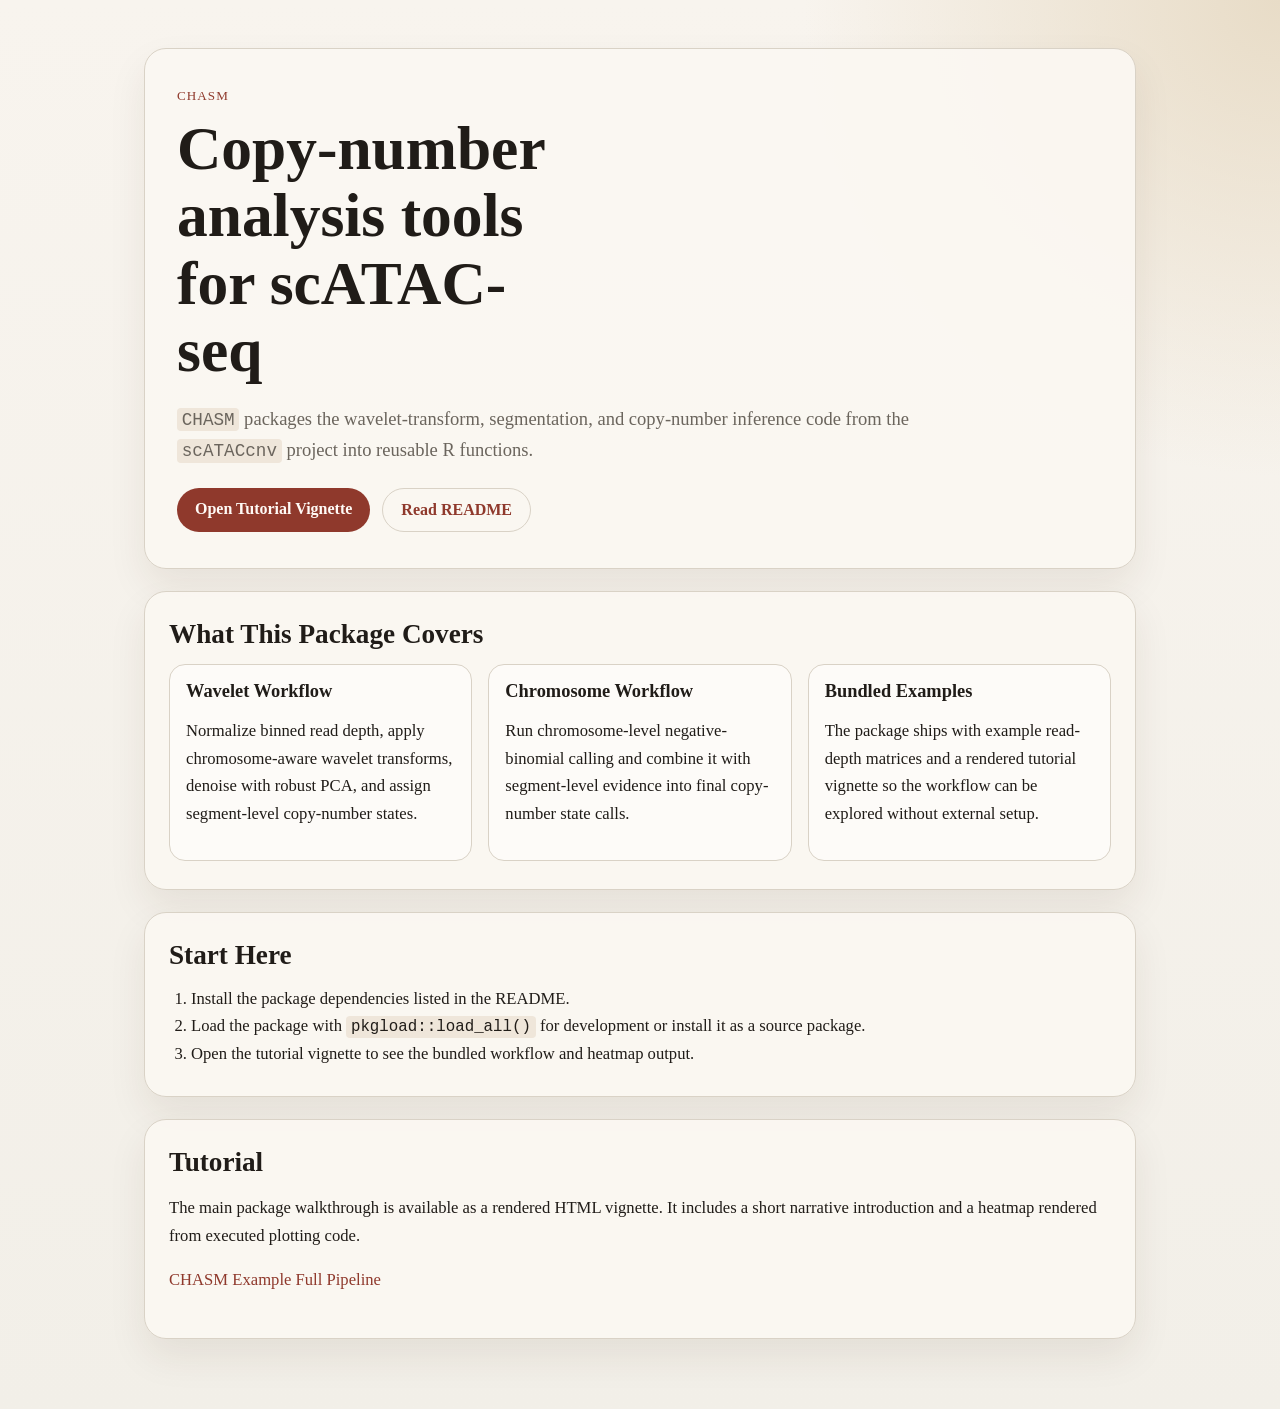
<file: docs/index.html>
<!DOCTYPE html>
<html lang="en">
<head>
  <meta charset="UTF-8">
  <meta name="viewport" content="width=device-width, initial-scale=1.0">
  <title>CHASM</title>
  <link rel="stylesheet" href="assets/site.css">
</head>
<body>
  <main class="page">
    <header class="hero">
      <p class="eyebrow">CHASM</p>
      <h1>Copy-number analysis tools for scATAC-seq</h1>
      <p class="lede">
        <code>CHASM</code> packages the wavelet-transform, segmentation, and
        copy-number inference code from the <code>scATACcnv</code> project into
        reusable R functions.
      </p>
      <div class="hero-actions">
        <a class="button" href="chasm-example-full-pipeline.html">Open Tutorial Vignette</a>
        <a class="button button-secondary" href="../README.md">Read README</a>
      </div>
    </header>

    <section class="panel">
      <h2>What This Package Covers</h2>
      <div class="grid">
        <article>
          <h3>Wavelet Workflow</h3>
          <p>
            Normalize binned read depth, apply chromosome-aware wavelet
            transforms, denoise with robust PCA, and assign segment-level
            copy-number states.
          </p>
        </article>
        <article>
          <h3>Chromosome Workflow</h3>
          <p>
            Run chromosome-level negative-binomial calling and combine it with
            segment-level evidence into final copy-number state calls.
          </p>
        </article>
        <article>
          <h3>Bundled Examples</h3>
          <p>
            The package ships with example read-depth matrices and a rendered
            tutorial vignette so the workflow can be explored without external
            setup.
          </p>
        </article>
      </div>
    </section>

    <section class="panel">
      <h2>Start Here</h2>
      <ol class="steps">
        <li>Install the package dependencies listed in the README.</li>
        <li>Load the package with <code>pkgload::load_all()</code> for development or install it as a source package.</li>
        <li>Open the tutorial vignette to see the bundled workflow and heatmap output.</li>
      </ol>
    </section>

    <section class="panel">
      <h2>Tutorial</h2>
      <p>
        The main package walkthrough is available as a rendered HTML vignette.
        It includes a short narrative introduction and a heatmap rendered from
        executed plotting code.
      </p>
      <p>
        <a class="text-link" href="chasm-example-full-pipeline.html">CHASM Example Full Pipeline</a>
      </p>
    </section>
  </main>
</body>
</html>
</file>
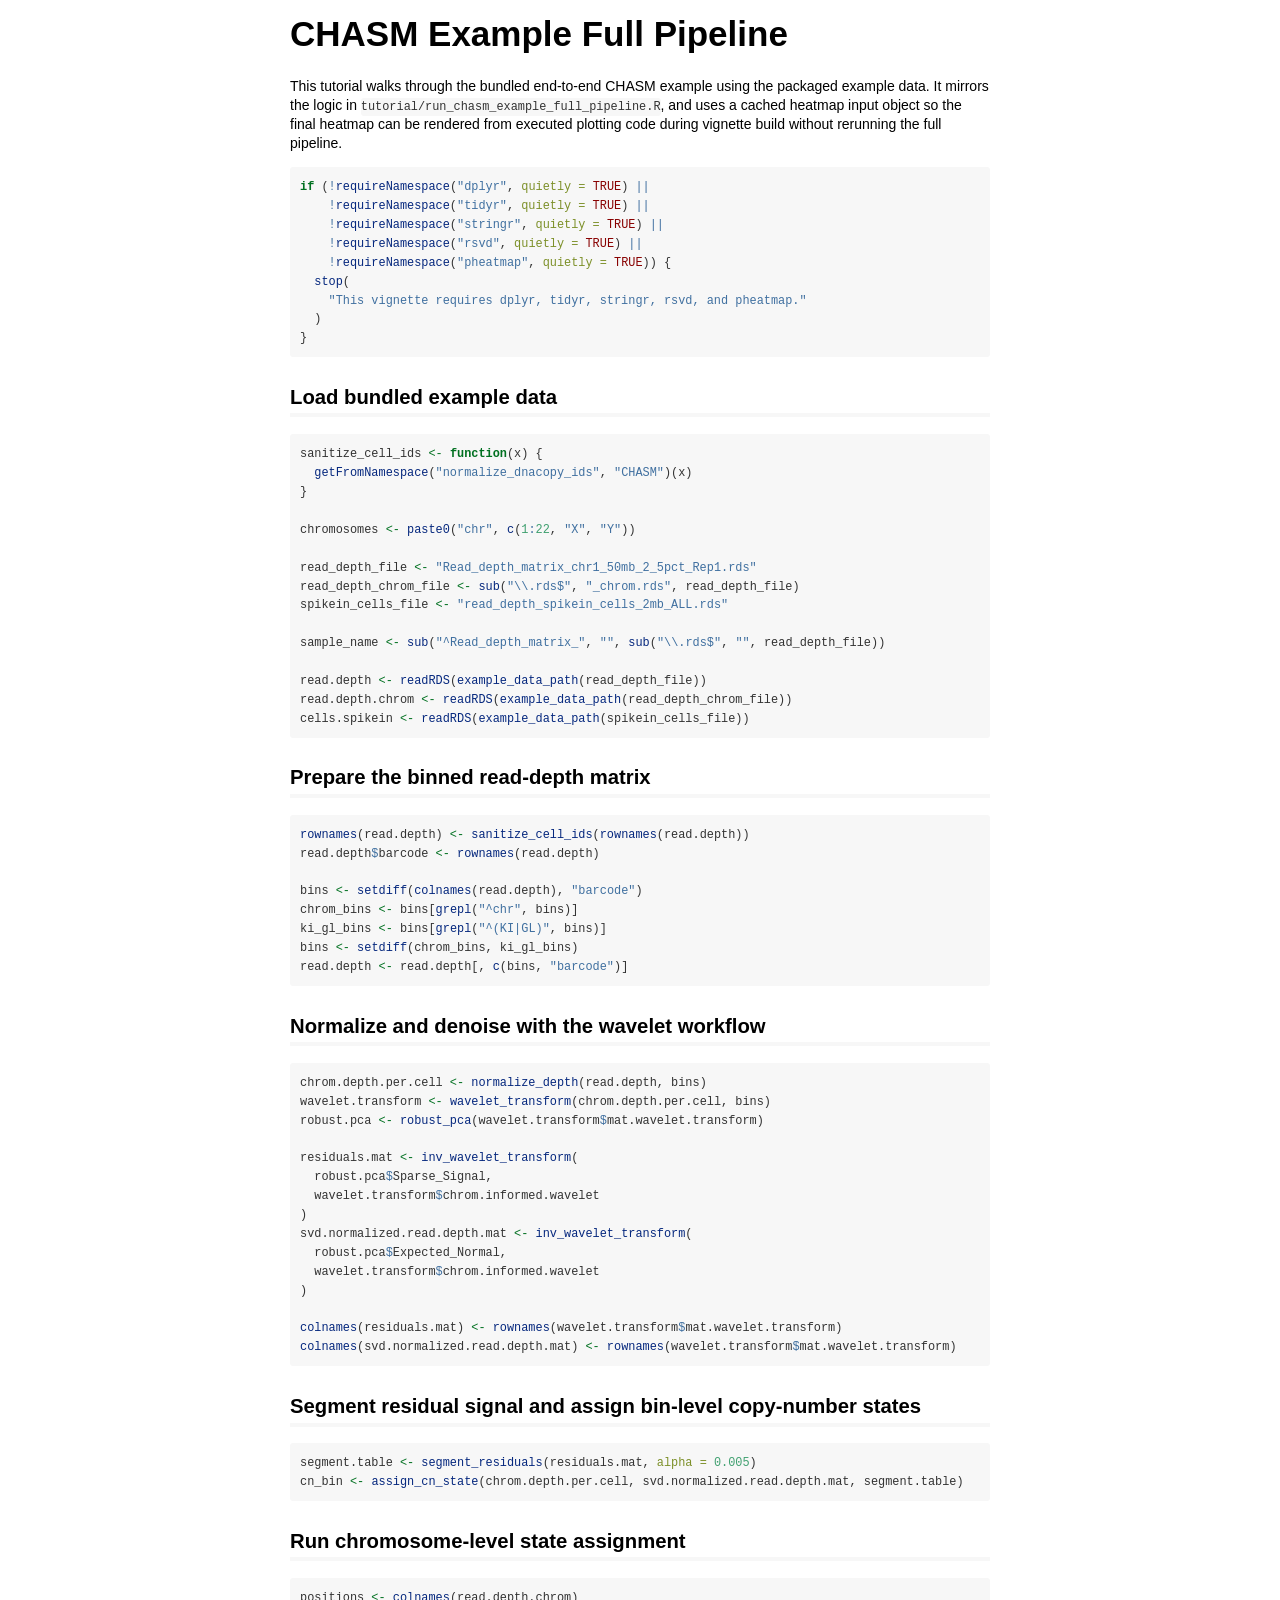
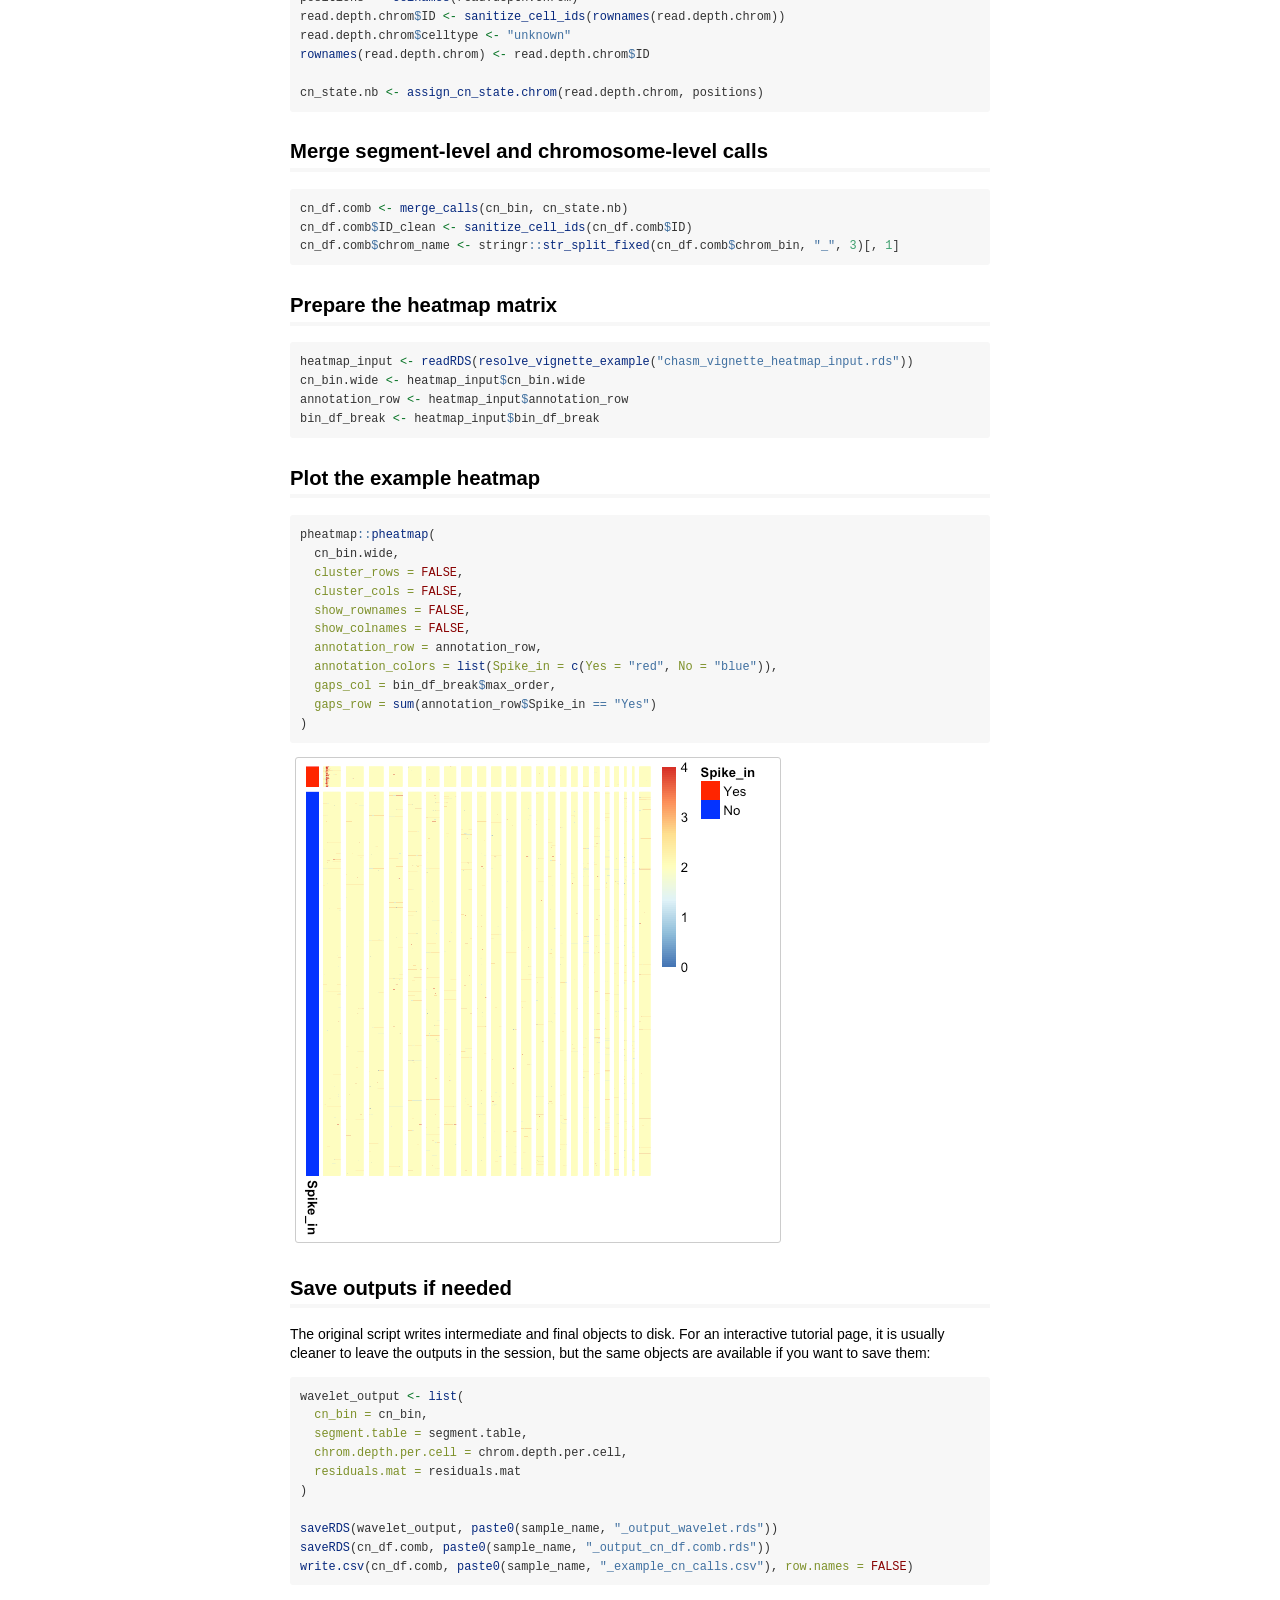
<file: docs/chasm-example-full-pipeline.html>
<!DOCTYPE html>

<html>

<head>

<meta charset="utf-8" />
<meta name="generator" content="pandoc" />
<meta http-equiv="X-UA-Compatible" content="IE=EDGE" />

<meta name="viewport" content="width=device-width, initial-scale=1" />



<title>CHASM Example Full Pipeline</title>

<script>// Pandoc 2.9 adds attributes on both header and div. We remove the former (to
// be compatible with the behavior of Pandoc < 2.8).
document.addEventListener('DOMContentLoaded', function(e) {
  var hs = document.querySelectorAll("div.section[class*='level'] > :first-child");
  var i, h, a;
  for (i = 0; i < hs.length; i++) {
    h = hs[i];
    if (!/^h[1-6]$/i.test(h.tagName)) continue;  // it should be a header h1-h6
    a = h.attributes;
    while (a.length > 0) h.removeAttribute(a[0].name);
  }
});
</script>

<style type="text/css">
code{white-space: pre-wrap;}
span.smallcaps{font-variant: small-caps;}
span.underline{text-decoration: underline;}
div.column{display: inline-block; vertical-align: top; width: 50%;}
div.hanging-indent{margin-left: 1.5em; text-indent: -1.5em;}
ul.task-list{list-style: none;}
</style>



<style type="text/css">
code {
white-space: pre;
}
.sourceCode {
overflow: visible;
}
</style>
<style type="text/css" data-origin="pandoc">
html { -webkit-text-size-adjust: 100%; }
pre > code.sourceCode { white-space: pre; position: relative; }
pre > code.sourceCode > span { display: inline-block; line-height: 1.25; }
pre > code.sourceCode > span:empty { height: 1.2em; }
.sourceCode { overflow: visible; }
code.sourceCode > span { color: inherit; text-decoration: inherit; }
div.sourceCode { margin: 1em 0; }
pre.sourceCode { margin: 0; }
@media screen {
div.sourceCode { overflow: auto; }
}
@media print {
pre > code.sourceCode { white-space: pre-wrap; }
pre > code.sourceCode > span { text-indent: -5em; padding-left: 5em; }
}
pre.numberSource code
{ counter-reset: source-line 0; }
pre.numberSource code > span
{ position: relative; left: -4em; counter-increment: source-line; }
pre.numberSource code > span > a:first-child::before
{ content: counter(source-line);
position: relative; left: -1em; text-align: right; vertical-align: baseline;
border: none; display: inline-block;
-webkit-touch-callout: none; -webkit-user-select: none;
-khtml-user-select: none; -moz-user-select: none;
-ms-user-select: none; user-select: none;
padding: 0 4px; width: 4em;
color: #aaaaaa;
}
pre.numberSource { margin-left: 3em; border-left: 1px solid #aaaaaa; padding-left: 4px; }
div.sourceCode
{ }
@media screen {
pre > code.sourceCode > span > a:first-child::before { text-decoration: underline; }
}
code span.al { color: #ff0000; font-weight: bold; } 
code span.an { color: #60a0b0; font-weight: bold; font-style: italic; } 
code span.at { color: #7d9029; } 
code span.bn { color: #40a070; } 
code span.bu { color: #008000; } 
code span.cf { color: #007020; font-weight: bold; } 
code span.ch { color: #4070a0; } 
code span.cn { color: #880000; } 
code span.co { color: #60a0b0; font-style: italic; } 
code span.cv { color: #60a0b0; font-weight: bold; font-style: italic; } 
code span.do { color: #ba2121; font-style: italic; } 
code span.dt { color: #902000; } 
code span.dv { color: #40a070; } 
code span.er { color: #ff0000; font-weight: bold; } 
code span.ex { } 
code span.fl { color: #40a070; } 
code span.fu { color: #06287e; } 
code span.im { color: #008000; font-weight: bold; } 
code span.in { color: #60a0b0; font-weight: bold; font-style: italic; } 
code span.kw { color: #007020; font-weight: bold; } 
code span.op { color: #666666; } 
code span.ot { color: #007020; } 
code span.pp { color: #bc7a00; } 
code span.sc { color: #4070a0; } 
code span.ss { color: #bb6688; } 
code span.st { color: #4070a0; } 
code span.va { color: #19177c; } 
code span.vs { color: #4070a0; } 
code span.wa { color: #60a0b0; font-weight: bold; font-style: italic; } 
</style>
<script>
// apply pandoc div.sourceCode style to pre.sourceCode instead
(function() {
  var sheets = document.styleSheets;
  for (var i = 0; i < sheets.length; i++) {
    if (sheets[i].ownerNode.dataset["origin"] !== "pandoc") continue;
    try { var rules = sheets[i].cssRules; } catch (e) { continue; }
    var j = 0;
    while (j < rules.length) {
      var rule = rules[j];
      // check if there is a div.sourceCode rule
      if (rule.type !== rule.STYLE_RULE || rule.selectorText !== "div.sourceCode") {
        j++;
        continue;
      }
      var style = rule.style.cssText;
      // check if color or background-color is set
      if (rule.style.color === '' && rule.style.backgroundColor === '') {
        j++;
        continue;
      }
      // replace div.sourceCode by a pre.sourceCode rule
      sheets[i].deleteRule(j);
      sheets[i].insertRule('pre.sourceCode{' + style + '}', j);
    }
  }
})();
</script>




<style type="text/css">body {
background-color: #fff;
margin: 1em auto;
max-width: 700px;
overflow: visible;
padding-left: 2em;
padding-right: 2em;
font-family: "Open Sans", "Helvetica Neue", Helvetica, Arial, sans-serif;
font-size: 14px;
line-height: 1.35;
}
#TOC {
clear: both;
margin: 0 0 10px 10px;
padding: 4px;
width: 400px;
border: 1px solid #CCCCCC;
border-radius: 5px;
background-color: #f6f6f6;
font-size: 13px;
line-height: 1.3;
}
#TOC .toctitle {
font-weight: bold;
font-size: 15px;
margin-left: 5px;
}
#TOC ul {
padding-left: 40px;
margin-left: -1.5em;
margin-top: 5px;
margin-bottom: 5px;
}
#TOC ul ul {
margin-left: -2em;
}
#TOC li {
line-height: 16px;
}
table {
margin: 1em auto;
border-width: 1px;
border-color: #DDDDDD;
border-style: outset;
border-collapse: collapse;
}
table th {
border-width: 2px;
padding: 5px;
border-style: inset;
}
table td {
border-width: 1px;
border-style: inset;
line-height: 18px;
padding: 5px 5px;
}
table, table th, table td {
border-left-style: none;
border-right-style: none;
}
table thead, table tr.even {
background-color: #f7f7f7;
}
p {
margin: 0.5em 0;
}
blockquote {
background-color: #f6f6f6;
padding: 0.25em 0.75em;
}
hr {
border-style: solid;
border: none;
border-top: 1px solid #777;
margin: 28px 0;
}
dl {
margin-left: 0;
}
dl dd {
margin-bottom: 13px;
margin-left: 13px;
}
dl dt {
font-weight: bold;
}
ul {
margin-top: 0;
}
ul li {
list-style: circle outside;
}
ul ul {
margin-bottom: 0;
}
pre, code {
background-color: #f7f7f7;
border-radius: 3px;
color: #333;
white-space: pre-wrap; 
}
pre {
border-radius: 3px;
margin: 5px 0px 10px 0px;
padding: 10px;
}
pre:not([class]) {
background-color: #f7f7f7;
}
code {
font-family: Consolas, Monaco, 'Courier New', monospace;
font-size: 85%;
}
p > code, li > code {
padding: 2px 0px;
}
div.figure {
text-align: center;
}
img {
background-color: #FFFFFF;
padding: 2px;
border: 1px solid #DDDDDD;
border-radius: 3px;
border: 1px solid #CCCCCC;
margin: 0 5px;
}
h1 {
margin-top: 0;
font-size: 35px;
line-height: 40px;
}
h2 {
border-bottom: 4px solid #f7f7f7;
padding-top: 10px;
padding-bottom: 2px;
font-size: 145%;
}
h3 {
border-bottom: 2px solid #f7f7f7;
padding-top: 10px;
font-size: 120%;
}
h4 {
border-bottom: 1px solid #f7f7f7;
margin-left: 8px;
font-size: 105%;
}
h5, h6 {
border-bottom: 1px solid #ccc;
font-size: 105%;
}
a {
color: #0033dd;
text-decoration: none;
}
a:hover {
color: #6666ff; }
a:visited {
color: #800080; }
a:visited:hover {
color: #BB00BB; }
a[href^="http:"] {
text-decoration: underline; }
a[href^="https:"] {
text-decoration: underline; }

code > span.kw { color: #555; font-weight: bold; } 
code > span.dt { color: #902000; } 
code > span.dv { color: #40a070; } 
code > span.bn { color: #d14; } 
code > span.fl { color: #d14; } 
code > span.ch { color: #d14; } 
code > span.st { color: #d14; } 
code > span.co { color: #888888; font-style: italic; } 
code > span.ot { color: #007020; } 
code > span.al { color: #ff0000; font-weight: bold; } 
code > span.fu { color: #900; font-weight: bold; } 
code > span.er { color: #a61717; background-color: #e3d2d2; } 
</style>




</head>

<body>




<h1 class="title toc-ignore">CHASM Example Full Pipeline</h1>



<p>This tutorial walks through the bundled end-to-end CHASM example
using the packaged example data. It mirrors the logic in
<code>tutorial/run_chasm_example_full_pipeline.R</code>, and uses a
cached heatmap input object so the final heatmap can be rendered from
executed plotting code during vignette build without rerunning the full
pipeline.</p>
<div class="sourceCode" id="cb1"><pre class="sourceCode r"><code class="sourceCode r"><span id="cb1-1"><a href="#cb1-1" tabindex="-1"></a><span class="cf">if</span> (<span class="sc">!</span><span class="fu">requireNamespace</span>(<span class="st">&quot;dplyr&quot;</span>, <span class="at">quietly =</span> <span class="cn">TRUE</span>) <span class="sc">||</span></span>
<span id="cb1-2"><a href="#cb1-2" tabindex="-1"></a>    <span class="sc">!</span><span class="fu">requireNamespace</span>(<span class="st">&quot;tidyr&quot;</span>, <span class="at">quietly =</span> <span class="cn">TRUE</span>) <span class="sc">||</span></span>
<span id="cb1-3"><a href="#cb1-3" tabindex="-1"></a>    <span class="sc">!</span><span class="fu">requireNamespace</span>(<span class="st">&quot;stringr&quot;</span>, <span class="at">quietly =</span> <span class="cn">TRUE</span>) <span class="sc">||</span></span>
<span id="cb1-4"><a href="#cb1-4" tabindex="-1"></a>    <span class="sc">!</span><span class="fu">requireNamespace</span>(<span class="st">&quot;rsvd&quot;</span>, <span class="at">quietly =</span> <span class="cn">TRUE</span>) <span class="sc">||</span></span>
<span id="cb1-5"><a href="#cb1-5" tabindex="-1"></a>    <span class="sc">!</span><span class="fu">requireNamespace</span>(<span class="st">&quot;pheatmap&quot;</span>, <span class="at">quietly =</span> <span class="cn">TRUE</span>)) {</span>
<span id="cb1-6"><a href="#cb1-6" tabindex="-1"></a>  <span class="fu">stop</span>(</span>
<span id="cb1-7"><a href="#cb1-7" tabindex="-1"></a>    <span class="st">&quot;This vignette requires dplyr, tidyr, stringr, rsvd, and pheatmap.&quot;</span></span>
<span id="cb1-8"><a href="#cb1-8" tabindex="-1"></a>  )</span>
<span id="cb1-9"><a href="#cb1-9" tabindex="-1"></a>}</span></code></pre></div>
<div id="load-bundled-example-data" class="section level2">
<h2>Load bundled example data</h2>
<div class="sourceCode" id="cb2"><pre class="sourceCode r"><code class="sourceCode r"><span id="cb2-1"><a href="#cb2-1" tabindex="-1"></a>sanitize_cell_ids <span class="ot">&lt;-</span> <span class="cf">function</span>(x) {</span>
<span id="cb2-2"><a href="#cb2-2" tabindex="-1"></a>  <span class="fu">getFromNamespace</span>(<span class="st">&quot;normalize_dnacopy_ids&quot;</span>, <span class="st">&quot;CHASM&quot;</span>)(x)</span>
<span id="cb2-3"><a href="#cb2-3" tabindex="-1"></a>}</span>
<span id="cb2-4"><a href="#cb2-4" tabindex="-1"></a></span>
<span id="cb2-5"><a href="#cb2-5" tabindex="-1"></a>chromosomes <span class="ot">&lt;-</span> <span class="fu">paste0</span>(<span class="st">&quot;chr&quot;</span>, <span class="fu">c</span>(<span class="dv">1</span><span class="sc">:</span><span class="dv">22</span>, <span class="st">&quot;X&quot;</span>, <span class="st">&quot;Y&quot;</span>))</span>
<span id="cb2-6"><a href="#cb2-6" tabindex="-1"></a></span>
<span id="cb2-7"><a href="#cb2-7" tabindex="-1"></a>read_depth_file <span class="ot">&lt;-</span> <span class="st">&quot;Read_depth_matrix_chr1_50mb_2_5pct_Rep1.rds&quot;</span></span>
<span id="cb2-8"><a href="#cb2-8" tabindex="-1"></a>read_depth_chrom_file <span class="ot">&lt;-</span> <span class="fu">sub</span>(<span class="st">&quot;</span><span class="sc">\\</span><span class="st">.rds$&quot;</span>, <span class="st">&quot;_chrom.rds&quot;</span>, read_depth_file)</span>
<span id="cb2-9"><a href="#cb2-9" tabindex="-1"></a>spikein_cells_file <span class="ot">&lt;-</span> <span class="st">&quot;read_depth_spikein_cells_2mb_ALL.rds&quot;</span></span>
<span id="cb2-10"><a href="#cb2-10" tabindex="-1"></a></span>
<span id="cb2-11"><a href="#cb2-11" tabindex="-1"></a>sample_name <span class="ot">&lt;-</span> <span class="fu">sub</span>(<span class="st">&quot;^Read_depth_matrix_&quot;</span>, <span class="st">&quot;&quot;</span>, <span class="fu">sub</span>(<span class="st">&quot;</span><span class="sc">\\</span><span class="st">.rds$&quot;</span>, <span class="st">&quot;&quot;</span>, read_depth_file))</span>
<span id="cb2-12"><a href="#cb2-12" tabindex="-1"></a></span>
<span id="cb2-13"><a href="#cb2-13" tabindex="-1"></a>read.depth <span class="ot">&lt;-</span> <span class="fu">readRDS</span>(<span class="fu">example_data_path</span>(read_depth_file))</span>
<span id="cb2-14"><a href="#cb2-14" tabindex="-1"></a>read.depth.chrom <span class="ot">&lt;-</span> <span class="fu">readRDS</span>(<span class="fu">example_data_path</span>(read_depth_chrom_file))</span>
<span id="cb2-15"><a href="#cb2-15" tabindex="-1"></a>cells.spikein <span class="ot">&lt;-</span> <span class="fu">readRDS</span>(<span class="fu">example_data_path</span>(spikein_cells_file))</span></code></pre></div>
</div>
<div id="prepare-the-binned-read-depth-matrix" class="section level2">
<h2>Prepare the binned read-depth matrix</h2>
<div class="sourceCode" id="cb3"><pre class="sourceCode r"><code class="sourceCode r"><span id="cb3-1"><a href="#cb3-1" tabindex="-1"></a><span class="fu">rownames</span>(read.depth) <span class="ot">&lt;-</span> <span class="fu">sanitize_cell_ids</span>(<span class="fu">rownames</span>(read.depth))</span>
<span id="cb3-2"><a href="#cb3-2" tabindex="-1"></a>read.depth<span class="sc">$</span>barcode <span class="ot">&lt;-</span> <span class="fu">rownames</span>(read.depth)</span>
<span id="cb3-3"><a href="#cb3-3" tabindex="-1"></a></span>
<span id="cb3-4"><a href="#cb3-4" tabindex="-1"></a>bins <span class="ot">&lt;-</span> <span class="fu">setdiff</span>(<span class="fu">colnames</span>(read.depth), <span class="st">&quot;barcode&quot;</span>)</span>
<span id="cb3-5"><a href="#cb3-5" tabindex="-1"></a>chrom_bins <span class="ot">&lt;-</span> bins[<span class="fu">grepl</span>(<span class="st">&quot;^chr&quot;</span>, bins)]</span>
<span id="cb3-6"><a href="#cb3-6" tabindex="-1"></a>ki_gl_bins <span class="ot">&lt;-</span> bins[<span class="fu">grepl</span>(<span class="st">&quot;^(KI|GL)&quot;</span>, bins)]</span>
<span id="cb3-7"><a href="#cb3-7" tabindex="-1"></a>bins <span class="ot">&lt;-</span> <span class="fu">setdiff</span>(chrom_bins, ki_gl_bins)</span>
<span id="cb3-8"><a href="#cb3-8" tabindex="-1"></a>read.depth <span class="ot">&lt;-</span> read.depth[, <span class="fu">c</span>(bins, <span class="st">&quot;barcode&quot;</span>)]</span></code></pre></div>
</div>
<div id="normalize-and-denoise-with-the-wavelet-workflow" class="section level2">
<h2>Normalize and denoise with the wavelet workflow</h2>
<div class="sourceCode" id="cb4"><pre class="sourceCode r"><code class="sourceCode r"><span id="cb4-1"><a href="#cb4-1" tabindex="-1"></a>chrom.depth.per.cell <span class="ot">&lt;-</span> <span class="fu">normalize_depth</span>(read.depth, bins)</span>
<span id="cb4-2"><a href="#cb4-2" tabindex="-1"></a>wavelet.transform <span class="ot">&lt;-</span> <span class="fu">wavelet_transform</span>(chrom.depth.per.cell, bins)</span>
<span id="cb4-3"><a href="#cb4-3" tabindex="-1"></a>robust.pca <span class="ot">&lt;-</span> <span class="fu">robust_pca</span>(wavelet.transform<span class="sc">$</span>mat.wavelet.transform)</span>
<span id="cb4-4"><a href="#cb4-4" tabindex="-1"></a></span>
<span id="cb4-5"><a href="#cb4-5" tabindex="-1"></a>residuals.mat <span class="ot">&lt;-</span> <span class="fu">inv_wavelet_transform</span>(</span>
<span id="cb4-6"><a href="#cb4-6" tabindex="-1"></a>  robust.pca<span class="sc">$</span>Sparse_Signal,</span>
<span id="cb4-7"><a href="#cb4-7" tabindex="-1"></a>  wavelet.transform<span class="sc">$</span>chrom.informed.wavelet</span>
<span id="cb4-8"><a href="#cb4-8" tabindex="-1"></a>)</span>
<span id="cb4-9"><a href="#cb4-9" tabindex="-1"></a>svd.normalized.read.depth.mat <span class="ot">&lt;-</span> <span class="fu">inv_wavelet_transform</span>(</span>
<span id="cb4-10"><a href="#cb4-10" tabindex="-1"></a>  robust.pca<span class="sc">$</span>Expected_Normal,</span>
<span id="cb4-11"><a href="#cb4-11" tabindex="-1"></a>  wavelet.transform<span class="sc">$</span>chrom.informed.wavelet</span>
<span id="cb4-12"><a href="#cb4-12" tabindex="-1"></a>)</span>
<span id="cb4-13"><a href="#cb4-13" tabindex="-1"></a></span>
<span id="cb4-14"><a href="#cb4-14" tabindex="-1"></a><span class="fu">colnames</span>(residuals.mat) <span class="ot">&lt;-</span> <span class="fu">rownames</span>(wavelet.transform<span class="sc">$</span>mat.wavelet.transform)</span>
<span id="cb4-15"><a href="#cb4-15" tabindex="-1"></a><span class="fu">colnames</span>(svd.normalized.read.depth.mat) <span class="ot">&lt;-</span> <span class="fu">rownames</span>(wavelet.transform<span class="sc">$</span>mat.wavelet.transform)</span></code></pre></div>
</div>
<div id="segment-residual-signal-and-assign-bin-level-copy-number-states" class="section level2">
<h2>Segment residual signal and assign bin-level copy-number states</h2>
<div class="sourceCode" id="cb5"><pre class="sourceCode r"><code class="sourceCode r"><span id="cb5-1"><a href="#cb5-1" tabindex="-1"></a>segment.table <span class="ot">&lt;-</span> <span class="fu">segment_residuals</span>(residuals.mat, <span class="at">alpha =</span> <span class="fl">0.005</span>)</span>
<span id="cb5-2"><a href="#cb5-2" tabindex="-1"></a>cn_bin <span class="ot">&lt;-</span> <span class="fu">assign_cn_state</span>(chrom.depth.per.cell, svd.normalized.read.depth.mat, segment.table)</span></code></pre></div>
</div>
<div id="run-chromosome-level-state-assignment" class="section level2">
<h2>Run chromosome-level state assignment</h2>
<div class="sourceCode" id="cb6"><pre class="sourceCode r"><code class="sourceCode r"><span id="cb6-1"><a href="#cb6-1" tabindex="-1"></a>positions <span class="ot">&lt;-</span> <span class="fu">colnames</span>(read.depth.chrom)</span>
<span id="cb6-2"><a href="#cb6-2" tabindex="-1"></a>read.depth.chrom<span class="sc">$</span>ID <span class="ot">&lt;-</span> <span class="fu">sanitize_cell_ids</span>(<span class="fu">rownames</span>(read.depth.chrom))</span>
<span id="cb6-3"><a href="#cb6-3" tabindex="-1"></a>read.depth.chrom<span class="sc">$</span>celltype <span class="ot">&lt;-</span> <span class="st">&quot;unknown&quot;</span></span>
<span id="cb6-4"><a href="#cb6-4" tabindex="-1"></a><span class="fu">rownames</span>(read.depth.chrom) <span class="ot">&lt;-</span> read.depth.chrom<span class="sc">$</span>ID</span>
<span id="cb6-5"><a href="#cb6-5" tabindex="-1"></a></span>
<span id="cb6-6"><a href="#cb6-6" tabindex="-1"></a>cn_state.nb <span class="ot">&lt;-</span> <span class="fu">assign_cn_state.chrom</span>(read.depth.chrom, positions)</span></code></pre></div>
</div>
<div id="merge-segment-level-and-chromosome-level-calls" class="section level2">
<h2>Merge segment-level and chromosome-level calls</h2>
<div class="sourceCode" id="cb7"><pre class="sourceCode r"><code class="sourceCode r"><span id="cb7-1"><a href="#cb7-1" tabindex="-1"></a>cn_df.comb <span class="ot">&lt;-</span> <span class="fu">merge_calls</span>(cn_bin, cn_state.nb)</span>
<span id="cb7-2"><a href="#cb7-2" tabindex="-1"></a>cn_df.comb<span class="sc">$</span>ID_clean <span class="ot">&lt;-</span> <span class="fu">sanitize_cell_ids</span>(cn_df.comb<span class="sc">$</span>ID)</span>
<span id="cb7-3"><a href="#cb7-3" tabindex="-1"></a>cn_df.comb<span class="sc">$</span>chrom_name <span class="ot">&lt;-</span> stringr<span class="sc">::</span><span class="fu">str_split_fixed</span>(cn_df.comb<span class="sc">$</span>chrom_bin, <span class="st">&quot;_&quot;</span>, <span class="dv">3</span>)[, <span class="dv">1</span>]</span></code></pre></div>
</div>
<div id="prepare-the-heatmap-matrix" class="section level2">
<h2>Prepare the heatmap matrix</h2>
<div class="sourceCode" id="cb8"><pre class="sourceCode r"><code class="sourceCode r"><span id="cb8-1"><a href="#cb8-1" tabindex="-1"></a>heatmap_input <span class="ot">&lt;-</span> <span class="fu">readRDS</span>(<span class="fu">resolve_vignette_example</span>(<span class="st">&quot;chasm_vignette_heatmap_input.rds&quot;</span>))</span>
<span id="cb8-2"><a href="#cb8-2" tabindex="-1"></a>cn_bin.wide <span class="ot">&lt;-</span> heatmap_input<span class="sc">$</span>cn_bin.wide</span>
<span id="cb8-3"><a href="#cb8-3" tabindex="-1"></a>annotation_row <span class="ot">&lt;-</span> heatmap_input<span class="sc">$</span>annotation_row</span>
<span id="cb8-4"><a href="#cb8-4" tabindex="-1"></a>bin_df_break <span class="ot">&lt;-</span> heatmap_input<span class="sc">$</span>bin_df_break</span></code></pre></div>
</div>
<div id="plot-the-example-heatmap" class="section level2">
<h2>Plot the example heatmap</h2>
<div class="sourceCode" id="cb9"><pre class="sourceCode r"><code class="sourceCode r"><span id="cb9-1"><a href="#cb9-1" tabindex="-1"></a>pheatmap<span class="sc">::</span><span class="fu">pheatmap</span>(</span>
<span id="cb9-2"><a href="#cb9-2" tabindex="-1"></a>  cn_bin.wide,</span>
<span id="cb9-3"><a href="#cb9-3" tabindex="-1"></a>  <span class="at">cluster_rows =</span> <span class="cn">FALSE</span>,</span>
<span id="cb9-4"><a href="#cb9-4" tabindex="-1"></a>  <span class="at">cluster_cols =</span> <span class="cn">FALSE</span>,</span>
<span id="cb9-5"><a href="#cb9-5" tabindex="-1"></a>  <span class="at">show_rownames =</span> <span class="cn">FALSE</span>,</span>
<span id="cb9-6"><a href="#cb9-6" tabindex="-1"></a>  <span class="at">show_colnames =</span> <span class="cn">FALSE</span>,</span>
<span id="cb9-7"><a href="#cb9-7" tabindex="-1"></a>  <span class="at">annotation_row =</span> annotation_row,</span>
<span id="cb9-8"><a href="#cb9-8" tabindex="-1"></a>  <span class="at">annotation_colors =</span> <span class="fu">list</span>(<span class="at">Spike_in =</span> <span class="fu">c</span>(<span class="at">Yes =</span> <span class="st">&quot;red&quot;</span>, <span class="at">No =</span> <span class="st">&quot;blue&quot;</span>)),</span>
<span id="cb9-9"><a href="#cb9-9" tabindex="-1"></a>  <span class="at">gaps_col =</span> bin_df_break<span class="sc">$</span>max_order,</span>
<span id="cb9-10"><a href="#cb9-10" tabindex="-1"></a>  <span class="at">gaps_row =</span> <span class="fu">sum</span>(annotation_row<span class="sc">$</span>Spike_in <span class="sc">==</span> <span class="st">&quot;Yes&quot;</span>)</span>
<span id="cb9-11"><a href="#cb9-11" tabindex="-1"></a>)</span></code></pre></div>
<p><img role="img" src="[data-uri]" /><!-- --></p>
</div>
<div id="save-outputs-if-needed" class="section level2">
<h2>Save outputs if needed</h2>
<p>The original script writes intermediate and final objects to disk.
For an interactive tutorial page, it is usually cleaner to leave the
outputs in the session, but the same objects are available if you want
to save them:</p>
<div class="sourceCode" id="cb10"><pre class="sourceCode r"><code class="sourceCode r"><span id="cb10-1"><a href="#cb10-1" tabindex="-1"></a>wavelet_output <span class="ot">&lt;-</span> <span class="fu">list</span>(</span>
<span id="cb10-2"><a href="#cb10-2" tabindex="-1"></a>  <span class="at">cn_bin =</span> cn_bin,</span>
<span id="cb10-3"><a href="#cb10-3" tabindex="-1"></a>  <span class="at">segment.table =</span> segment.table,</span>
<span id="cb10-4"><a href="#cb10-4" tabindex="-1"></a>  <span class="at">chrom.depth.per.cell =</span> chrom.depth.per.cell,</span>
<span id="cb10-5"><a href="#cb10-5" tabindex="-1"></a>  <span class="at">residuals.mat =</span> residuals.mat</span>
<span id="cb10-6"><a href="#cb10-6" tabindex="-1"></a>)</span>
<span id="cb10-7"><a href="#cb10-7" tabindex="-1"></a></span>
<span id="cb10-8"><a href="#cb10-8" tabindex="-1"></a><span class="fu">saveRDS</span>(wavelet_output, <span class="fu">paste0</span>(sample_name, <span class="st">&quot;_output_wavelet.rds&quot;</span>))</span>
<span id="cb10-9"><a href="#cb10-9" tabindex="-1"></a><span class="fu">saveRDS</span>(cn_df.comb, <span class="fu">paste0</span>(sample_name, <span class="st">&quot;_output_cn_df.comb.rds&quot;</span>))</span>
<span id="cb10-10"><a href="#cb10-10" tabindex="-1"></a><span class="fu">write.csv</span>(cn_df.comb, <span class="fu">paste0</span>(sample_name, <span class="st">&quot;_example_cn_calls.csv&quot;</span>), <span class="at">row.names =</span> <span class="cn">FALSE</span>)</span></code></pre></div>
</div>



<!-- code folding -->


<!-- dynamically load mathjax for compatibility with self-contained -->
<script>
  (function () {
    var script = document.createElement("script");
    script.type = "text/javascript";
    script.src  = "https://mathjax.rstudio.com/latest/MathJax.js?config=TeX-AMS-MML_HTMLorMML";
    document.getElementsByTagName("head")[0].appendChild(script);
  })();
</script>

</body>
</html>
</file>
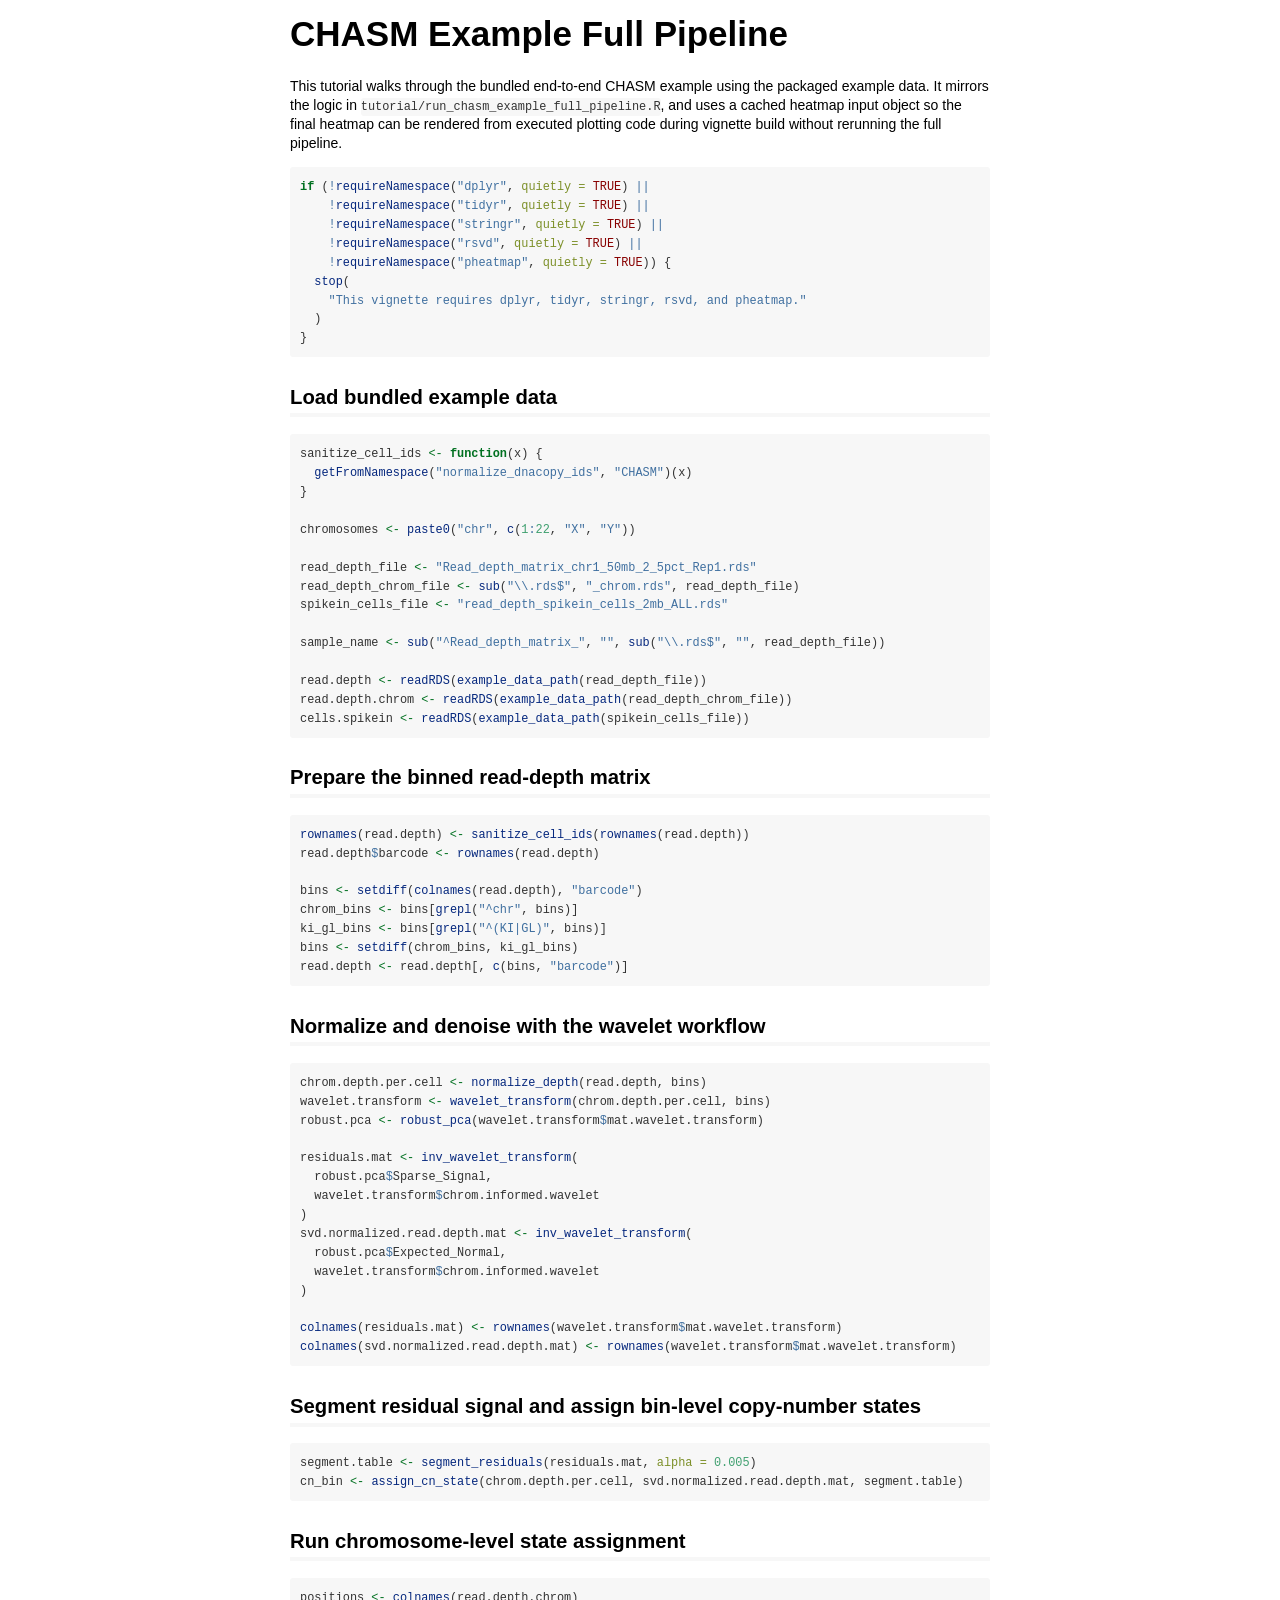
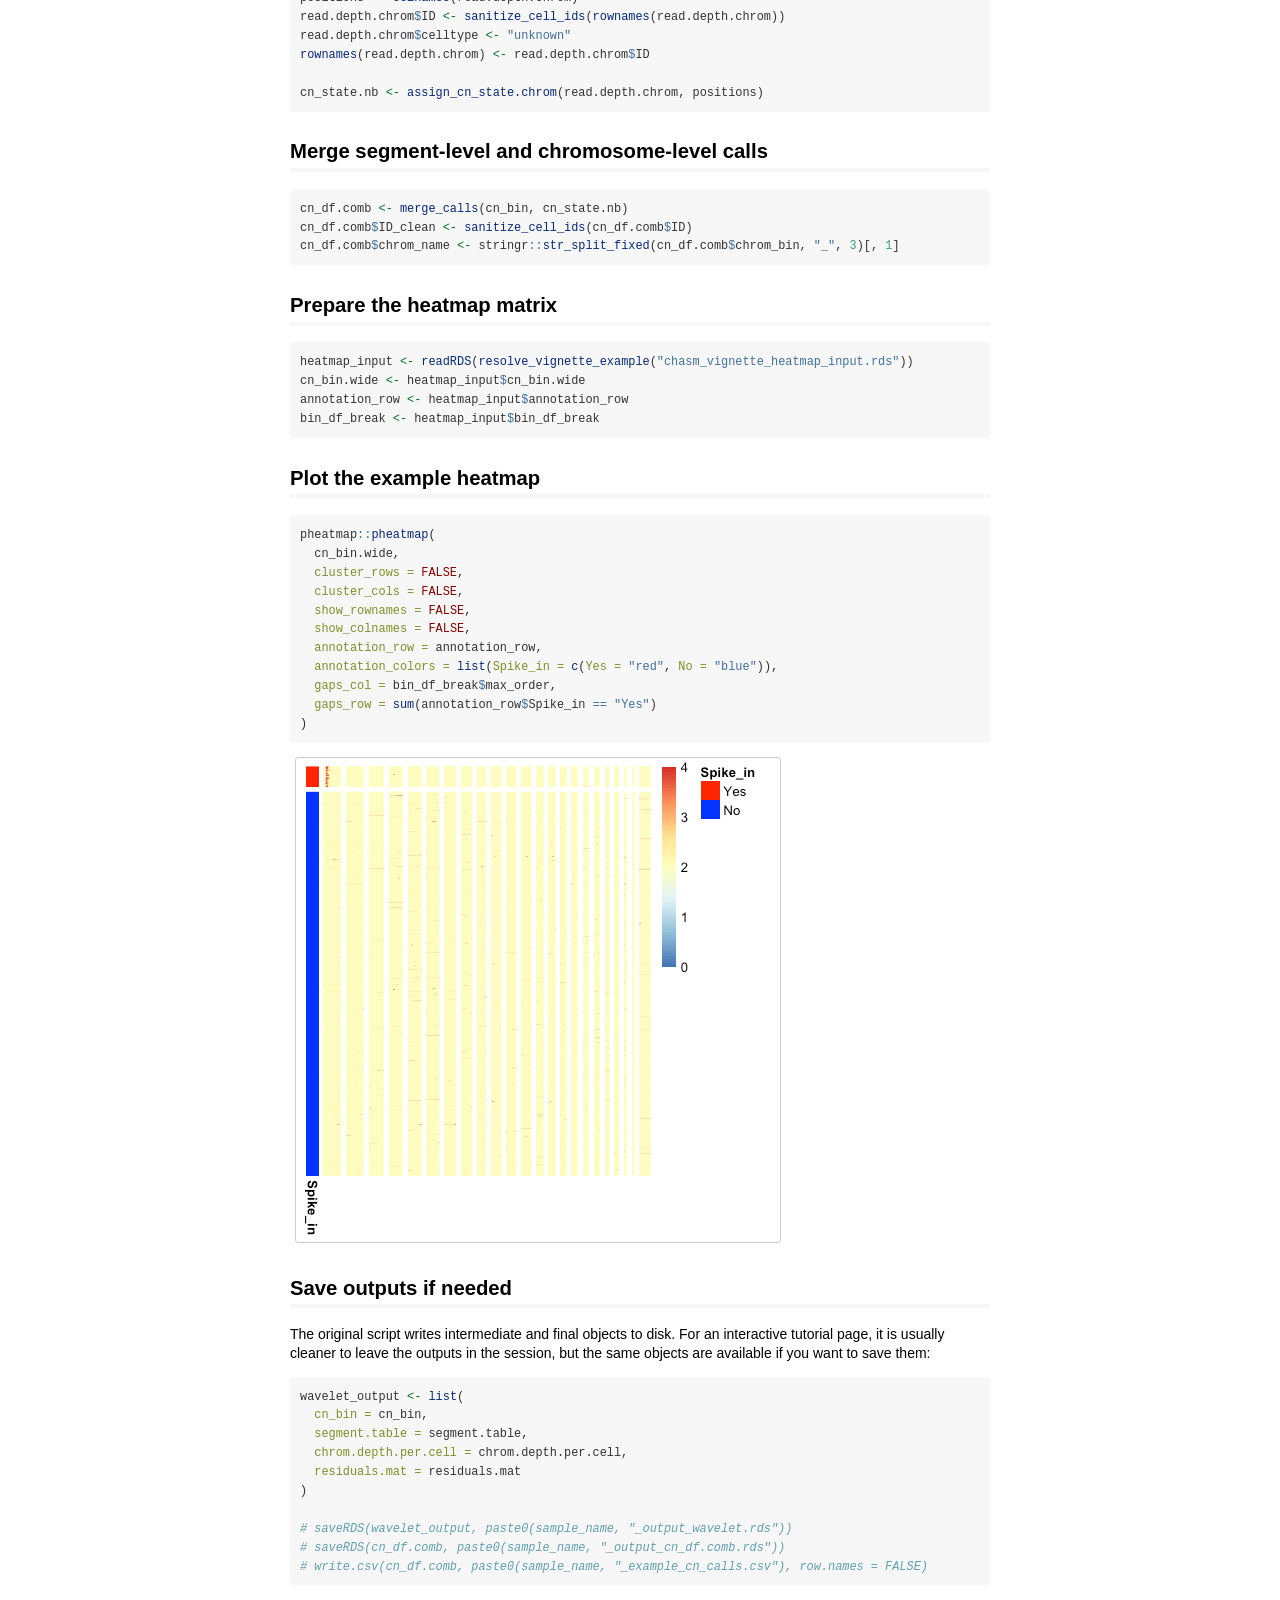
<file: vignettes/chasm-example-full-pipeline.html>
<!DOCTYPE html>

<html>

<head>

<meta charset="utf-8" />
<meta name="generator" content="pandoc" />
<meta http-equiv="X-UA-Compatible" content="IE=EDGE" />

<meta name="viewport" content="width=device-width, initial-scale=1" />



<title>CHASM Example Full Pipeline</title>

<script>// Pandoc 2.9 adds attributes on both header and div. We remove the former (to
// be compatible with the behavior of Pandoc < 2.8).
document.addEventListener('DOMContentLoaded', function(e) {
  var hs = document.querySelectorAll("div.section[class*='level'] > :first-child");
  var i, h, a;
  for (i = 0; i < hs.length; i++) {
    h = hs[i];
    if (!/^h[1-6]$/i.test(h.tagName)) continue;  // it should be a header h1-h6
    a = h.attributes;
    while (a.length > 0) h.removeAttribute(a[0].name);
  }
});
</script>

<style type="text/css">
code{white-space: pre-wrap;}
span.smallcaps{font-variant: small-caps;}
span.underline{text-decoration: underline;}
div.column{display: inline-block; vertical-align: top; width: 50%;}
div.hanging-indent{margin-left: 1.5em; text-indent: -1.5em;}
ul.task-list{list-style: none;}
</style>



<style type="text/css">
code {
white-space: pre;
}
.sourceCode {
overflow: visible;
}
</style>
<style type="text/css" data-origin="pandoc">
html { -webkit-text-size-adjust: 100%; }
pre > code.sourceCode { white-space: pre; position: relative; }
pre > code.sourceCode > span { display: inline-block; line-height: 1.25; }
pre > code.sourceCode > span:empty { height: 1.2em; }
.sourceCode { overflow: visible; }
code.sourceCode > span { color: inherit; text-decoration: inherit; }
div.sourceCode { margin: 1em 0; }
pre.sourceCode { margin: 0; }
@media screen {
div.sourceCode { overflow: auto; }
}
@media print {
pre > code.sourceCode { white-space: pre-wrap; }
pre > code.sourceCode > span { text-indent: -5em; padding-left: 5em; }
}
pre.numberSource code
{ counter-reset: source-line 0; }
pre.numberSource code > span
{ position: relative; left: -4em; counter-increment: source-line; }
pre.numberSource code > span > a:first-child::before
{ content: counter(source-line);
position: relative; left: -1em; text-align: right; vertical-align: baseline;
border: none; display: inline-block;
-webkit-touch-callout: none; -webkit-user-select: none;
-khtml-user-select: none; -moz-user-select: none;
-ms-user-select: none; user-select: none;
padding: 0 4px; width: 4em;
color: #aaaaaa;
}
pre.numberSource { margin-left: 3em; border-left: 1px solid #aaaaaa; padding-left: 4px; }
div.sourceCode
{ }
@media screen {
pre > code.sourceCode > span > a:first-child::before { text-decoration: underline; }
}
code span.al { color: #ff0000; font-weight: bold; } 
code span.an { color: #60a0b0; font-weight: bold; font-style: italic; } 
code span.at { color: #7d9029; } 
code span.bn { color: #40a070; } 
code span.bu { color: #008000; } 
code span.cf { color: #007020; font-weight: bold; } 
code span.ch { color: #4070a0; } 
code span.cn { color: #880000; } 
code span.co { color: #60a0b0; font-style: italic; } 
code span.cv { color: #60a0b0; font-weight: bold; font-style: italic; } 
code span.do { color: #ba2121; font-style: italic; } 
code span.dt { color: #902000; } 
code span.dv { color: #40a070; } 
code span.er { color: #ff0000; font-weight: bold; } 
code span.ex { } 
code span.fl { color: #40a070; } 
code span.fu { color: #06287e; } 
code span.im { color: #008000; font-weight: bold; } 
code span.in { color: #60a0b0; font-weight: bold; font-style: italic; } 
code span.kw { color: #007020; font-weight: bold; } 
code span.op { color: #666666; } 
code span.ot { color: #007020; } 
code span.pp { color: #bc7a00; } 
code span.sc { color: #4070a0; } 
code span.ss { color: #bb6688; } 
code span.st { color: #4070a0; } 
code span.va { color: #19177c; } 
code span.vs { color: #4070a0; } 
code span.wa { color: #60a0b0; font-weight: bold; font-style: italic; } 
</style>
<script>
// apply pandoc div.sourceCode style to pre.sourceCode instead
(function() {
  var sheets = document.styleSheets;
  for (var i = 0; i < sheets.length; i++) {
    if (sheets[i].ownerNode.dataset["origin"] !== "pandoc") continue;
    try { var rules = sheets[i].cssRules; } catch (e) { continue; }
    var j = 0;
    while (j < rules.length) {
      var rule = rules[j];
      // check if there is a div.sourceCode rule
      if (rule.type !== rule.STYLE_RULE || rule.selectorText !== "div.sourceCode") {
        j++;
        continue;
      }
      var style = rule.style.cssText;
      // check if color or background-color is set
      if (rule.style.color === '' && rule.style.backgroundColor === '') {
        j++;
        continue;
      }
      // replace div.sourceCode by a pre.sourceCode rule
      sheets[i].deleteRule(j);
      sheets[i].insertRule('pre.sourceCode{' + style + '}', j);
    }
  }
})();
</script>




<style type="text/css">body {
background-color: #fff;
margin: 1em auto;
max-width: 700px;
overflow: visible;
padding-left: 2em;
padding-right: 2em;
font-family: "Open Sans", "Helvetica Neue", Helvetica, Arial, sans-serif;
font-size: 14px;
line-height: 1.35;
}
#TOC {
clear: both;
margin: 0 0 10px 10px;
padding: 4px;
width: 400px;
border: 1px solid #CCCCCC;
border-radius: 5px;
background-color: #f6f6f6;
font-size: 13px;
line-height: 1.3;
}
#TOC .toctitle {
font-weight: bold;
font-size: 15px;
margin-left: 5px;
}
#TOC ul {
padding-left: 40px;
margin-left: -1.5em;
margin-top: 5px;
margin-bottom: 5px;
}
#TOC ul ul {
margin-left: -2em;
}
#TOC li {
line-height: 16px;
}
table {
margin: 1em auto;
border-width: 1px;
border-color: #DDDDDD;
border-style: outset;
border-collapse: collapse;
}
table th {
border-width: 2px;
padding: 5px;
border-style: inset;
}
table td {
border-width: 1px;
border-style: inset;
line-height: 18px;
padding: 5px 5px;
}
table, table th, table td {
border-left-style: none;
border-right-style: none;
}
table thead, table tr.even {
background-color: #f7f7f7;
}
p {
margin: 0.5em 0;
}
blockquote {
background-color: #f6f6f6;
padding: 0.25em 0.75em;
}
hr {
border-style: solid;
border: none;
border-top: 1px solid #777;
margin: 28px 0;
}
dl {
margin-left: 0;
}
dl dd {
margin-bottom: 13px;
margin-left: 13px;
}
dl dt {
font-weight: bold;
}
ul {
margin-top: 0;
}
ul li {
list-style: circle outside;
}
ul ul {
margin-bottom: 0;
}
pre, code {
background-color: #f7f7f7;
border-radius: 3px;
color: #333;
white-space: pre-wrap; 
}
pre {
border-radius: 3px;
margin: 5px 0px 10px 0px;
padding: 10px;
}
pre:not([class]) {
background-color: #f7f7f7;
}
code {
font-family: Consolas, Monaco, 'Courier New', monospace;
font-size: 85%;
}
p > code, li > code {
padding: 2px 0px;
}
div.figure {
text-align: center;
}
img {
background-color: #FFFFFF;
padding: 2px;
border: 1px solid #DDDDDD;
border-radius: 3px;
border: 1px solid #CCCCCC;
margin: 0 5px;
}
h1 {
margin-top: 0;
font-size: 35px;
line-height: 40px;
}
h2 {
border-bottom: 4px solid #f7f7f7;
padding-top: 10px;
padding-bottom: 2px;
font-size: 145%;
}
h3 {
border-bottom: 2px solid #f7f7f7;
padding-top: 10px;
font-size: 120%;
}
h4 {
border-bottom: 1px solid #f7f7f7;
margin-left: 8px;
font-size: 105%;
}
h5, h6 {
border-bottom: 1px solid #ccc;
font-size: 105%;
}
a {
color: #0033dd;
text-decoration: none;
}
a:hover {
color: #6666ff; }
a:visited {
color: #800080; }
a:visited:hover {
color: #BB00BB; }
a[href^="http:"] {
text-decoration: underline; }
a[href^="https:"] {
text-decoration: underline; }

code > span.kw { color: #555; font-weight: bold; } 
code > span.dt { color: #902000; } 
code > span.dv { color: #40a070; } 
code > span.bn { color: #d14; } 
code > span.fl { color: #d14; } 
code > span.ch { color: #d14; } 
code > span.st { color: #d14; } 
code > span.co { color: #888888; font-style: italic; } 
code > span.ot { color: #007020; } 
code > span.al { color: #ff0000; font-weight: bold; } 
code > span.fu { color: #900; font-weight: bold; } 
code > span.er { color: #a61717; background-color: #e3d2d2; } 
</style>




</head>

<body>




<h1 class="title toc-ignore">CHASM Example Full Pipeline</h1>



<p>This tutorial walks through the bundled end-to-end CHASM example
using the packaged example data. It mirrors the logic in
<code>tutorial/run_chasm_example_full_pipeline.R</code>, and uses a
cached heatmap input object so the final heatmap can be rendered from
executed plotting code during vignette build without rerunning the full
pipeline.</p>
<div class="sourceCode" id="cb1"><pre class="sourceCode r"><code class="sourceCode r"><span id="cb1-1"><a href="#cb1-1" tabindex="-1"></a><span class="cf">if</span> (<span class="sc">!</span><span class="fu">requireNamespace</span>(<span class="st">&quot;dplyr&quot;</span>, <span class="at">quietly =</span> <span class="cn">TRUE</span>) <span class="sc">||</span></span>
<span id="cb1-2"><a href="#cb1-2" tabindex="-1"></a>    <span class="sc">!</span><span class="fu">requireNamespace</span>(<span class="st">&quot;tidyr&quot;</span>, <span class="at">quietly =</span> <span class="cn">TRUE</span>) <span class="sc">||</span></span>
<span id="cb1-3"><a href="#cb1-3" tabindex="-1"></a>    <span class="sc">!</span><span class="fu">requireNamespace</span>(<span class="st">&quot;stringr&quot;</span>, <span class="at">quietly =</span> <span class="cn">TRUE</span>) <span class="sc">||</span></span>
<span id="cb1-4"><a href="#cb1-4" tabindex="-1"></a>    <span class="sc">!</span><span class="fu">requireNamespace</span>(<span class="st">&quot;rsvd&quot;</span>, <span class="at">quietly =</span> <span class="cn">TRUE</span>) <span class="sc">||</span></span>
<span id="cb1-5"><a href="#cb1-5" tabindex="-1"></a>    <span class="sc">!</span><span class="fu">requireNamespace</span>(<span class="st">&quot;pheatmap&quot;</span>, <span class="at">quietly =</span> <span class="cn">TRUE</span>)) {</span>
<span id="cb1-6"><a href="#cb1-6" tabindex="-1"></a>  <span class="fu">stop</span>(</span>
<span id="cb1-7"><a href="#cb1-7" tabindex="-1"></a>    <span class="st">&quot;This vignette requires dplyr, tidyr, stringr, rsvd, and pheatmap.&quot;</span></span>
<span id="cb1-8"><a href="#cb1-8" tabindex="-1"></a>  )</span>
<span id="cb1-9"><a href="#cb1-9" tabindex="-1"></a>}</span></code></pre></div>
<div id="load-bundled-example-data" class="section level2">
<h2>Load bundled example data</h2>
<div class="sourceCode" id="cb2"><pre class="sourceCode r"><code class="sourceCode r"><span id="cb2-1"><a href="#cb2-1" tabindex="-1"></a>sanitize_cell_ids <span class="ot">&lt;-</span> <span class="cf">function</span>(x) {</span>
<span id="cb2-2"><a href="#cb2-2" tabindex="-1"></a>  <span class="fu">getFromNamespace</span>(<span class="st">&quot;normalize_dnacopy_ids&quot;</span>, <span class="st">&quot;CHASM&quot;</span>)(x)</span>
<span id="cb2-3"><a href="#cb2-3" tabindex="-1"></a>}</span>
<span id="cb2-4"><a href="#cb2-4" tabindex="-1"></a></span>
<span id="cb2-5"><a href="#cb2-5" tabindex="-1"></a>chromosomes <span class="ot">&lt;-</span> <span class="fu">paste0</span>(<span class="st">&quot;chr&quot;</span>, <span class="fu">c</span>(<span class="dv">1</span><span class="sc">:</span><span class="dv">22</span>, <span class="st">&quot;X&quot;</span>, <span class="st">&quot;Y&quot;</span>))</span>
<span id="cb2-6"><a href="#cb2-6" tabindex="-1"></a></span>
<span id="cb2-7"><a href="#cb2-7" tabindex="-1"></a>read_depth_file <span class="ot">&lt;-</span> <span class="st">&quot;Read_depth_matrix_chr1_50mb_2_5pct_Rep1.rds&quot;</span></span>
<span id="cb2-8"><a href="#cb2-8" tabindex="-1"></a>read_depth_chrom_file <span class="ot">&lt;-</span> <span class="fu">sub</span>(<span class="st">&quot;</span><span class="sc">\\</span><span class="st">.rds$&quot;</span>, <span class="st">&quot;_chrom.rds&quot;</span>, read_depth_file)</span>
<span id="cb2-9"><a href="#cb2-9" tabindex="-1"></a>spikein_cells_file <span class="ot">&lt;-</span> <span class="st">&quot;read_depth_spikein_cells_2mb_ALL.rds&quot;</span></span>
<span id="cb2-10"><a href="#cb2-10" tabindex="-1"></a></span>
<span id="cb2-11"><a href="#cb2-11" tabindex="-1"></a>sample_name <span class="ot">&lt;-</span> <span class="fu">sub</span>(<span class="st">&quot;^Read_depth_matrix_&quot;</span>, <span class="st">&quot;&quot;</span>, <span class="fu">sub</span>(<span class="st">&quot;</span><span class="sc">\\</span><span class="st">.rds$&quot;</span>, <span class="st">&quot;&quot;</span>, read_depth_file))</span>
<span id="cb2-12"><a href="#cb2-12" tabindex="-1"></a></span>
<span id="cb2-13"><a href="#cb2-13" tabindex="-1"></a>read.depth <span class="ot">&lt;-</span> <span class="fu">readRDS</span>(<span class="fu">example_data_path</span>(read_depth_file))</span>
<span id="cb2-14"><a href="#cb2-14" tabindex="-1"></a>read.depth.chrom <span class="ot">&lt;-</span> <span class="fu">readRDS</span>(<span class="fu">example_data_path</span>(read_depth_chrom_file))</span>
<span id="cb2-15"><a href="#cb2-15" tabindex="-1"></a>cells.spikein <span class="ot">&lt;-</span> <span class="fu">readRDS</span>(<span class="fu">example_data_path</span>(spikein_cells_file))</span></code></pre></div>
</div>
<div id="prepare-the-binned-read-depth-matrix" class="section level2">
<h2>Prepare the binned read-depth matrix</h2>
<div class="sourceCode" id="cb3"><pre class="sourceCode r"><code class="sourceCode r"><span id="cb3-1"><a href="#cb3-1" tabindex="-1"></a><span class="fu">rownames</span>(read.depth) <span class="ot">&lt;-</span> <span class="fu">sanitize_cell_ids</span>(<span class="fu">rownames</span>(read.depth))</span>
<span id="cb3-2"><a href="#cb3-2" tabindex="-1"></a>read.depth<span class="sc">$</span>barcode <span class="ot">&lt;-</span> <span class="fu">rownames</span>(read.depth)</span>
<span id="cb3-3"><a href="#cb3-3" tabindex="-1"></a></span>
<span id="cb3-4"><a href="#cb3-4" tabindex="-1"></a>bins <span class="ot">&lt;-</span> <span class="fu">setdiff</span>(<span class="fu">colnames</span>(read.depth), <span class="st">&quot;barcode&quot;</span>)</span>
<span id="cb3-5"><a href="#cb3-5" tabindex="-1"></a>chrom_bins <span class="ot">&lt;-</span> bins[<span class="fu">grepl</span>(<span class="st">&quot;^chr&quot;</span>, bins)]</span>
<span id="cb3-6"><a href="#cb3-6" tabindex="-1"></a>ki_gl_bins <span class="ot">&lt;-</span> bins[<span class="fu">grepl</span>(<span class="st">&quot;^(KI|GL)&quot;</span>, bins)]</span>
<span id="cb3-7"><a href="#cb3-7" tabindex="-1"></a>bins <span class="ot">&lt;-</span> <span class="fu">setdiff</span>(chrom_bins, ki_gl_bins)</span>
<span id="cb3-8"><a href="#cb3-8" tabindex="-1"></a>read.depth <span class="ot">&lt;-</span> read.depth[, <span class="fu">c</span>(bins, <span class="st">&quot;barcode&quot;</span>)]</span></code></pre></div>
</div>
<div id="normalize-and-denoise-with-the-wavelet-workflow" class="section level2">
<h2>Normalize and denoise with the wavelet workflow</h2>
<div class="sourceCode" id="cb4"><pre class="sourceCode r"><code class="sourceCode r"><span id="cb4-1"><a href="#cb4-1" tabindex="-1"></a>chrom.depth.per.cell <span class="ot">&lt;-</span> <span class="fu">normalize_depth</span>(read.depth, bins)</span>
<span id="cb4-2"><a href="#cb4-2" tabindex="-1"></a>wavelet.transform <span class="ot">&lt;-</span> <span class="fu">wavelet_transform</span>(chrom.depth.per.cell, bins)</span>
<span id="cb4-3"><a href="#cb4-3" tabindex="-1"></a>robust.pca <span class="ot">&lt;-</span> <span class="fu">robust_pca</span>(wavelet.transform<span class="sc">$</span>mat.wavelet.transform)</span>
<span id="cb4-4"><a href="#cb4-4" tabindex="-1"></a></span>
<span id="cb4-5"><a href="#cb4-5" tabindex="-1"></a>residuals.mat <span class="ot">&lt;-</span> <span class="fu">inv_wavelet_transform</span>(</span>
<span id="cb4-6"><a href="#cb4-6" tabindex="-1"></a>  robust.pca<span class="sc">$</span>Sparse_Signal,</span>
<span id="cb4-7"><a href="#cb4-7" tabindex="-1"></a>  wavelet.transform<span class="sc">$</span>chrom.informed.wavelet</span>
<span id="cb4-8"><a href="#cb4-8" tabindex="-1"></a>)</span>
<span id="cb4-9"><a href="#cb4-9" tabindex="-1"></a>svd.normalized.read.depth.mat <span class="ot">&lt;-</span> <span class="fu">inv_wavelet_transform</span>(</span>
<span id="cb4-10"><a href="#cb4-10" tabindex="-1"></a>  robust.pca<span class="sc">$</span>Expected_Normal,</span>
<span id="cb4-11"><a href="#cb4-11" tabindex="-1"></a>  wavelet.transform<span class="sc">$</span>chrom.informed.wavelet</span>
<span id="cb4-12"><a href="#cb4-12" tabindex="-1"></a>)</span>
<span id="cb4-13"><a href="#cb4-13" tabindex="-1"></a></span>
<span id="cb4-14"><a href="#cb4-14" tabindex="-1"></a><span class="fu">colnames</span>(residuals.mat) <span class="ot">&lt;-</span> <span class="fu">rownames</span>(wavelet.transform<span class="sc">$</span>mat.wavelet.transform)</span>
<span id="cb4-15"><a href="#cb4-15" tabindex="-1"></a><span class="fu">colnames</span>(svd.normalized.read.depth.mat) <span class="ot">&lt;-</span> <span class="fu">rownames</span>(wavelet.transform<span class="sc">$</span>mat.wavelet.transform)</span></code></pre></div>
</div>
<div id="segment-residual-signal-and-assign-bin-level-copy-number-states" class="section level2">
<h2>Segment residual signal and assign bin-level copy-number states</h2>
<div class="sourceCode" id="cb5"><pre class="sourceCode r"><code class="sourceCode r"><span id="cb5-1"><a href="#cb5-1" tabindex="-1"></a>segment.table <span class="ot">&lt;-</span> <span class="fu">segment_residuals</span>(residuals.mat, <span class="at">alpha =</span> <span class="fl">0.005</span>)</span>
<span id="cb5-2"><a href="#cb5-2" tabindex="-1"></a>cn_bin <span class="ot">&lt;-</span> <span class="fu">assign_cn_state</span>(chrom.depth.per.cell, svd.normalized.read.depth.mat, segment.table)</span></code></pre></div>
</div>
<div id="run-chromosome-level-state-assignment" class="section level2">
<h2>Run chromosome-level state assignment</h2>
<div class="sourceCode" id="cb6"><pre class="sourceCode r"><code class="sourceCode r"><span id="cb6-1"><a href="#cb6-1" tabindex="-1"></a>positions <span class="ot">&lt;-</span> <span class="fu">colnames</span>(read.depth.chrom)</span>
<span id="cb6-2"><a href="#cb6-2" tabindex="-1"></a>read.depth.chrom<span class="sc">$</span>ID <span class="ot">&lt;-</span> <span class="fu">sanitize_cell_ids</span>(<span class="fu">rownames</span>(read.depth.chrom))</span>
<span id="cb6-3"><a href="#cb6-3" tabindex="-1"></a>read.depth.chrom<span class="sc">$</span>celltype <span class="ot">&lt;-</span> <span class="st">&quot;unknown&quot;</span></span>
<span id="cb6-4"><a href="#cb6-4" tabindex="-1"></a><span class="fu">rownames</span>(read.depth.chrom) <span class="ot">&lt;-</span> read.depth.chrom<span class="sc">$</span>ID</span>
<span id="cb6-5"><a href="#cb6-5" tabindex="-1"></a></span>
<span id="cb6-6"><a href="#cb6-6" tabindex="-1"></a>cn_state.nb <span class="ot">&lt;-</span> <span class="fu">assign_cn_state.chrom</span>(read.depth.chrom, positions)</span></code></pre></div>
</div>
<div id="merge-segment-level-and-chromosome-level-calls" class="section level2">
<h2>Merge segment-level and chromosome-level calls</h2>
<div class="sourceCode" id="cb7"><pre class="sourceCode r"><code class="sourceCode r"><span id="cb7-1"><a href="#cb7-1" tabindex="-1"></a>cn_df.comb <span class="ot">&lt;-</span> <span class="fu">merge_calls</span>(cn_bin, cn_state.nb)</span>
<span id="cb7-2"><a href="#cb7-2" tabindex="-1"></a>cn_df.comb<span class="sc">$</span>ID_clean <span class="ot">&lt;-</span> <span class="fu">sanitize_cell_ids</span>(cn_df.comb<span class="sc">$</span>ID)</span>
<span id="cb7-3"><a href="#cb7-3" tabindex="-1"></a>cn_df.comb<span class="sc">$</span>chrom_name <span class="ot">&lt;-</span> stringr<span class="sc">::</span><span class="fu">str_split_fixed</span>(cn_df.comb<span class="sc">$</span>chrom_bin, <span class="st">&quot;_&quot;</span>, <span class="dv">3</span>)[, <span class="dv">1</span>]</span></code></pre></div>
</div>
<div id="prepare-the-heatmap-matrix" class="section level2">
<h2>Prepare the heatmap matrix</h2>
<div class="sourceCode" id="cb8"><pre class="sourceCode r"><code class="sourceCode r"><span id="cb8-1"><a href="#cb8-1" tabindex="-1"></a>heatmap_input <span class="ot">&lt;-</span> <span class="fu">readRDS</span>(<span class="fu">resolve_vignette_example</span>(<span class="st">&quot;chasm_vignette_heatmap_input.rds&quot;</span>))</span>
<span id="cb8-2"><a href="#cb8-2" tabindex="-1"></a>cn_bin.wide <span class="ot">&lt;-</span> heatmap_input<span class="sc">$</span>cn_bin.wide</span>
<span id="cb8-3"><a href="#cb8-3" tabindex="-1"></a>annotation_row <span class="ot">&lt;-</span> heatmap_input<span class="sc">$</span>annotation_row</span>
<span id="cb8-4"><a href="#cb8-4" tabindex="-1"></a>bin_df_break <span class="ot">&lt;-</span> heatmap_input<span class="sc">$</span>bin_df_break</span></code></pre></div>
</div>
<div id="plot-the-example-heatmap" class="section level2">
<h2>Plot the example heatmap</h2>
<div class="sourceCode" id="cb9"><pre class="sourceCode r"><code class="sourceCode r"><span id="cb9-1"><a href="#cb9-1" tabindex="-1"></a>pheatmap<span class="sc">::</span><span class="fu">pheatmap</span>(</span>
<span id="cb9-2"><a href="#cb9-2" tabindex="-1"></a>  cn_bin.wide,</span>
<span id="cb9-3"><a href="#cb9-3" tabindex="-1"></a>  <span class="at">cluster_rows =</span> <span class="cn">FALSE</span>,</span>
<span id="cb9-4"><a href="#cb9-4" tabindex="-1"></a>  <span class="at">cluster_cols =</span> <span class="cn">FALSE</span>,</span>
<span id="cb9-5"><a href="#cb9-5" tabindex="-1"></a>  <span class="at">show_rownames =</span> <span class="cn">FALSE</span>,</span>
<span id="cb9-6"><a href="#cb9-6" tabindex="-1"></a>  <span class="at">show_colnames =</span> <span class="cn">FALSE</span>,</span>
<span id="cb9-7"><a href="#cb9-7" tabindex="-1"></a>  <span class="at">annotation_row =</span> annotation_row,</span>
<span id="cb9-8"><a href="#cb9-8" tabindex="-1"></a>  <span class="at">annotation_colors =</span> <span class="fu">list</span>(<span class="at">Spike_in =</span> <span class="fu">c</span>(<span class="at">Yes =</span> <span class="st">&quot;red&quot;</span>, <span class="at">No =</span> <span class="st">&quot;blue&quot;</span>)),</span>
<span id="cb9-9"><a href="#cb9-9" tabindex="-1"></a>  <span class="at">gaps_col =</span> bin_df_break<span class="sc">$</span>max_order,</span>
<span id="cb9-10"><a href="#cb9-10" tabindex="-1"></a>  <span class="at">gaps_row =</span> <span class="fu">sum</span>(annotation_row<span class="sc">$</span>Spike_in <span class="sc">==</span> <span class="st">&quot;Yes&quot;</span>)</span>
<span id="cb9-11"><a href="#cb9-11" tabindex="-1"></a>)</span></code></pre></div>
<p><img role="img" src="[data-uri]" /><!-- --></p>
</div>
<div id="save-outputs-if-needed" class="section level2">
<h2>Save outputs if needed</h2>
<p>The original script writes intermediate and final objects to disk.
For an interactive tutorial page, it is usually cleaner to leave the
outputs in the session, but the same objects are available if you want
to save them:</p>
<div class="sourceCode" id="cb10"><pre class="sourceCode r"><code class="sourceCode r"><span id="cb10-1"><a href="#cb10-1" tabindex="-1"></a>wavelet_output <span class="ot">&lt;-</span> <span class="fu">list</span>(</span>
<span id="cb10-2"><a href="#cb10-2" tabindex="-1"></a>  <span class="at">cn_bin =</span> cn_bin,</span>
<span id="cb10-3"><a href="#cb10-3" tabindex="-1"></a>  <span class="at">segment.table =</span> segment.table,</span>
<span id="cb10-4"><a href="#cb10-4" tabindex="-1"></a>  <span class="at">chrom.depth.per.cell =</span> chrom.depth.per.cell,</span>
<span id="cb10-5"><a href="#cb10-5" tabindex="-1"></a>  <span class="at">residuals.mat =</span> residuals.mat</span>
<span id="cb10-6"><a href="#cb10-6" tabindex="-1"></a>)</span>
<span id="cb10-7"><a href="#cb10-7" tabindex="-1"></a></span>
<span id="cb10-8"><a href="#cb10-8" tabindex="-1"></a><span class="co"># saveRDS(wavelet_output, paste0(sample_name, &quot;_output_wavelet.rds&quot;))</span></span>
<span id="cb10-9"><a href="#cb10-9" tabindex="-1"></a><span class="co"># saveRDS(cn_df.comb, paste0(sample_name, &quot;_output_cn_df.comb.rds&quot;))</span></span>
<span id="cb10-10"><a href="#cb10-10" tabindex="-1"></a><span class="co"># write.csv(cn_df.comb, paste0(sample_name, &quot;_example_cn_calls.csv&quot;), row.names = FALSE)</span></span></code></pre></div>
</div>



<!-- code folding -->


<!-- dynamically load mathjax for compatibility with self-contained -->
<script>
  (function () {
    var script = document.createElement("script");
    script.type = "text/javascript";
    script.src  = "https://mathjax.rstudio.com/latest/MathJax.js?config=TeX-AMS-MML_HTMLorMML";
    document.getElementsByTagName("head")[0].appendChild(script);
  })();
</script>

</body>
</html>
</file>
<file: docs/assets/site.css>
:root {
  --bg: #f2efe8;
  --paper: #fbf8f2;
  --ink: #201c18;
  --muted: #6b655d;
  --accent: #8f392c;
  --accent-dark: #6e251b;
  --line: #d9d2c6;
}

* {
  box-sizing: border-box;
}

body {
  margin: 0;
  font-family: "Iowan Old Style", "Palatino Linotype", "Book Antiqua", serif;
  color: var(--ink);
  background:
    radial-gradient(circle at top right, #e8dcc7 0, transparent 25%),
    linear-gradient(180deg, #f8f4ee 0%, var(--bg) 100%);
}

.page {
  max-width: 1040px;
  margin: 0 auto;
  padding: 48px 24px 72px;
}

.hero,
.panel {
  background: rgba(251, 248, 242, 0.92);
  border: 1px solid var(--line);
  border-radius: 22px;
  box-shadow: 0 18px 38px rgba(59, 39, 16, 0.08);
}

.hero {
  padding: 36px 32px;
}

.panel {
  padding: 28px 24px;
  margin-top: 22px;
}

.eyebrow {
  margin: 0 0 8px;
  letter-spacing: 0.08em;
  text-transform: uppercase;
  color: var(--accent);
  font-size: 0.82rem;
}

h1,
h2,
h3 {
  margin-top: 0;
  line-height: 1.1;
}

h1 {
  font-size: clamp(2.4rem, 4.8vw, 4.4rem);
  max-width: 12ch;
  margin-bottom: 16px;
}

h2 {
  font-size: 1.7rem;
  margin-bottom: 14px;
}

h3 {
  font-size: 1.15rem;
  margin-bottom: 8px;
}

p,
li {
  font-size: 1.04rem;
  line-height: 1.65;
}

.lede {
  max-width: 50rem;
  color: var(--muted);
  font-size: 1.16rem;
}

.hero-actions {
  display: flex;
  flex-wrap: wrap;
  gap: 12px;
  margin-top: 22px;
}

.button,
.text-link {
  color: var(--accent);
  text-decoration: none;
}

.button {
  display: inline-block;
  padding: 12px 18px;
  border-radius: 999px;
  background: var(--accent);
  color: #fffaf6;
  font-weight: 600;
}

.button:hover {
  background: var(--accent-dark);
}

.button-secondary {
  background: transparent;
  color: var(--accent);
  border: 1px solid var(--line);
}

.grid {
  display: grid;
  grid-template-columns: repeat(auto-fit, minmax(220px, 1fr));
  gap: 16px;
}

.grid article {
  padding: 16px;
  border: 1px solid var(--line);
  border-radius: 16px;
  background: rgba(255, 255, 255, 0.45);
}

.steps {
  margin: 0;
  padding-left: 22px;
}

code {
  font-family: "SFMono-Regular", Menlo, Consolas, monospace;
  font-size: 0.95em;
  background: #efe6da;
  border-radius: 4px;
  padding: 0.12rem 0.3rem;
}

@media (max-width: 640px) {
  .page {
    padding: 24px 16px 48px;
  }

  .hero,
  .panel {
    padding: 22px 18px;
  }
}
</file>
